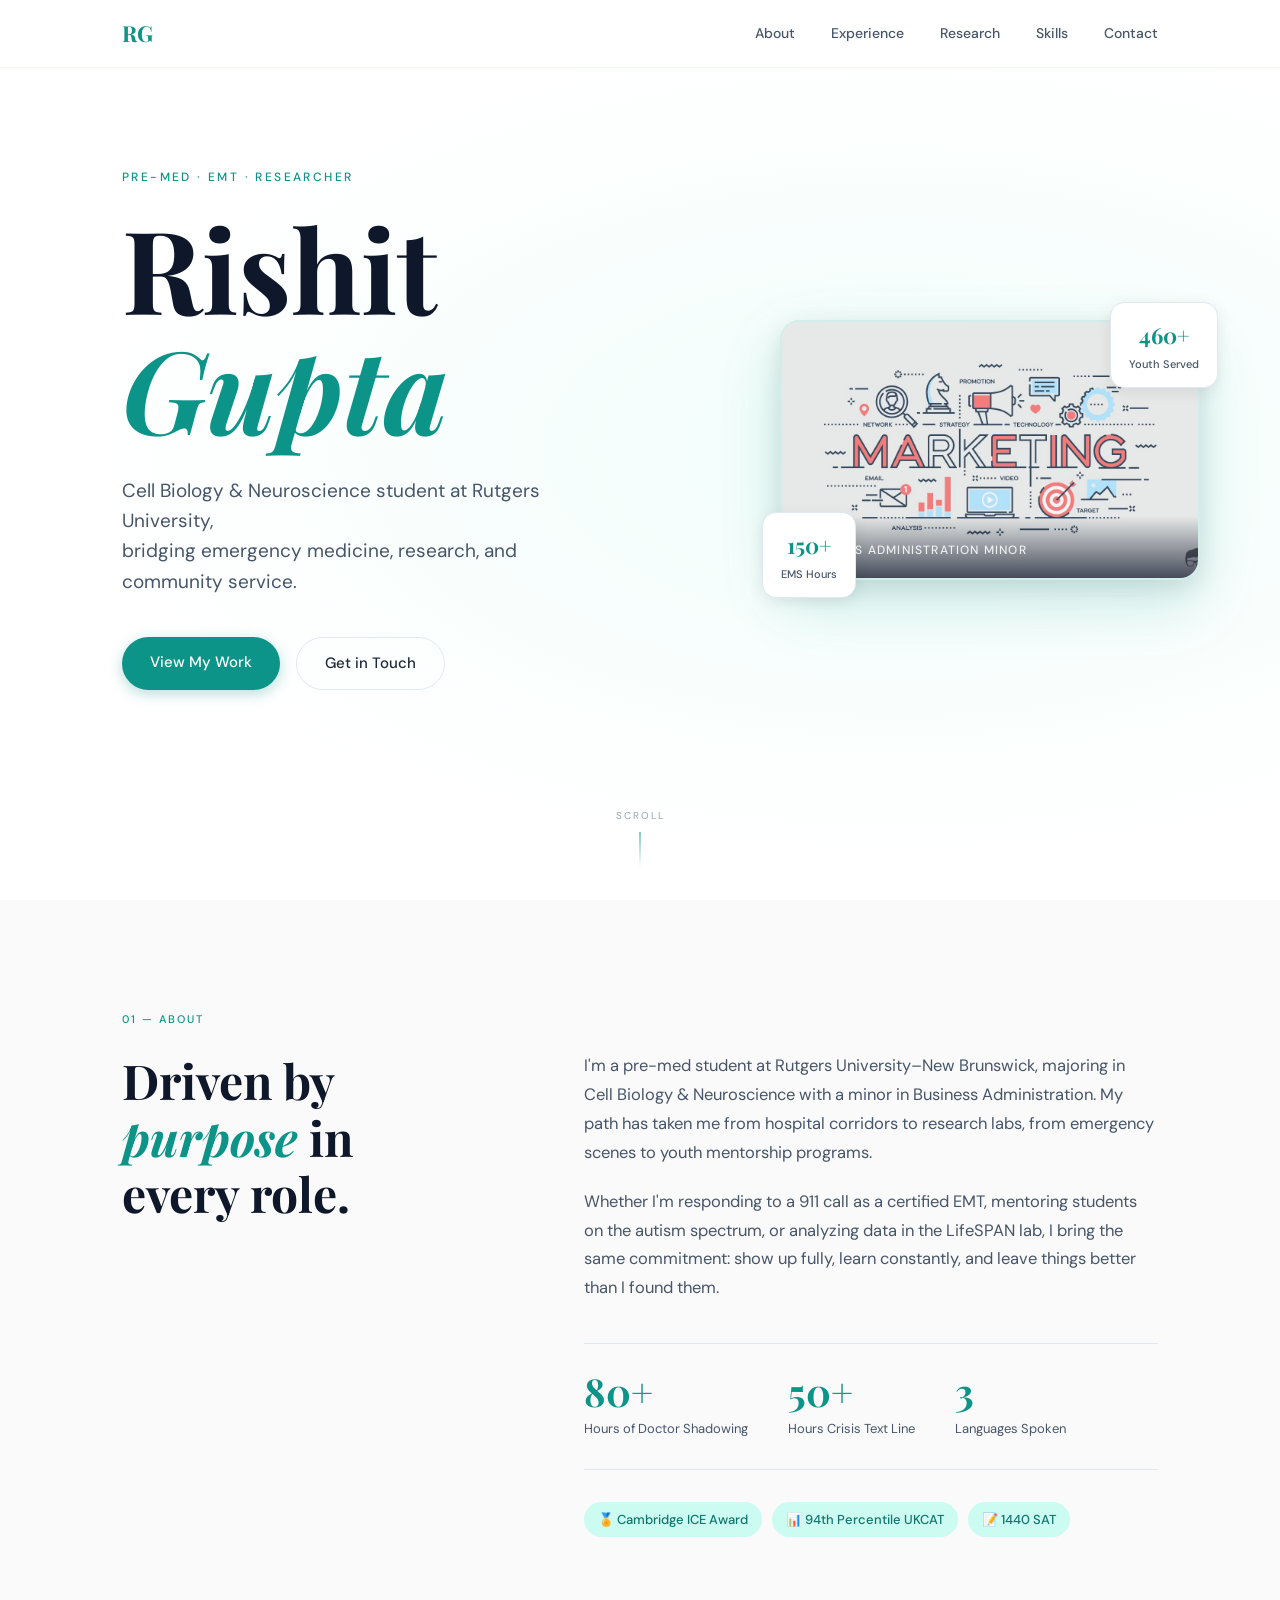
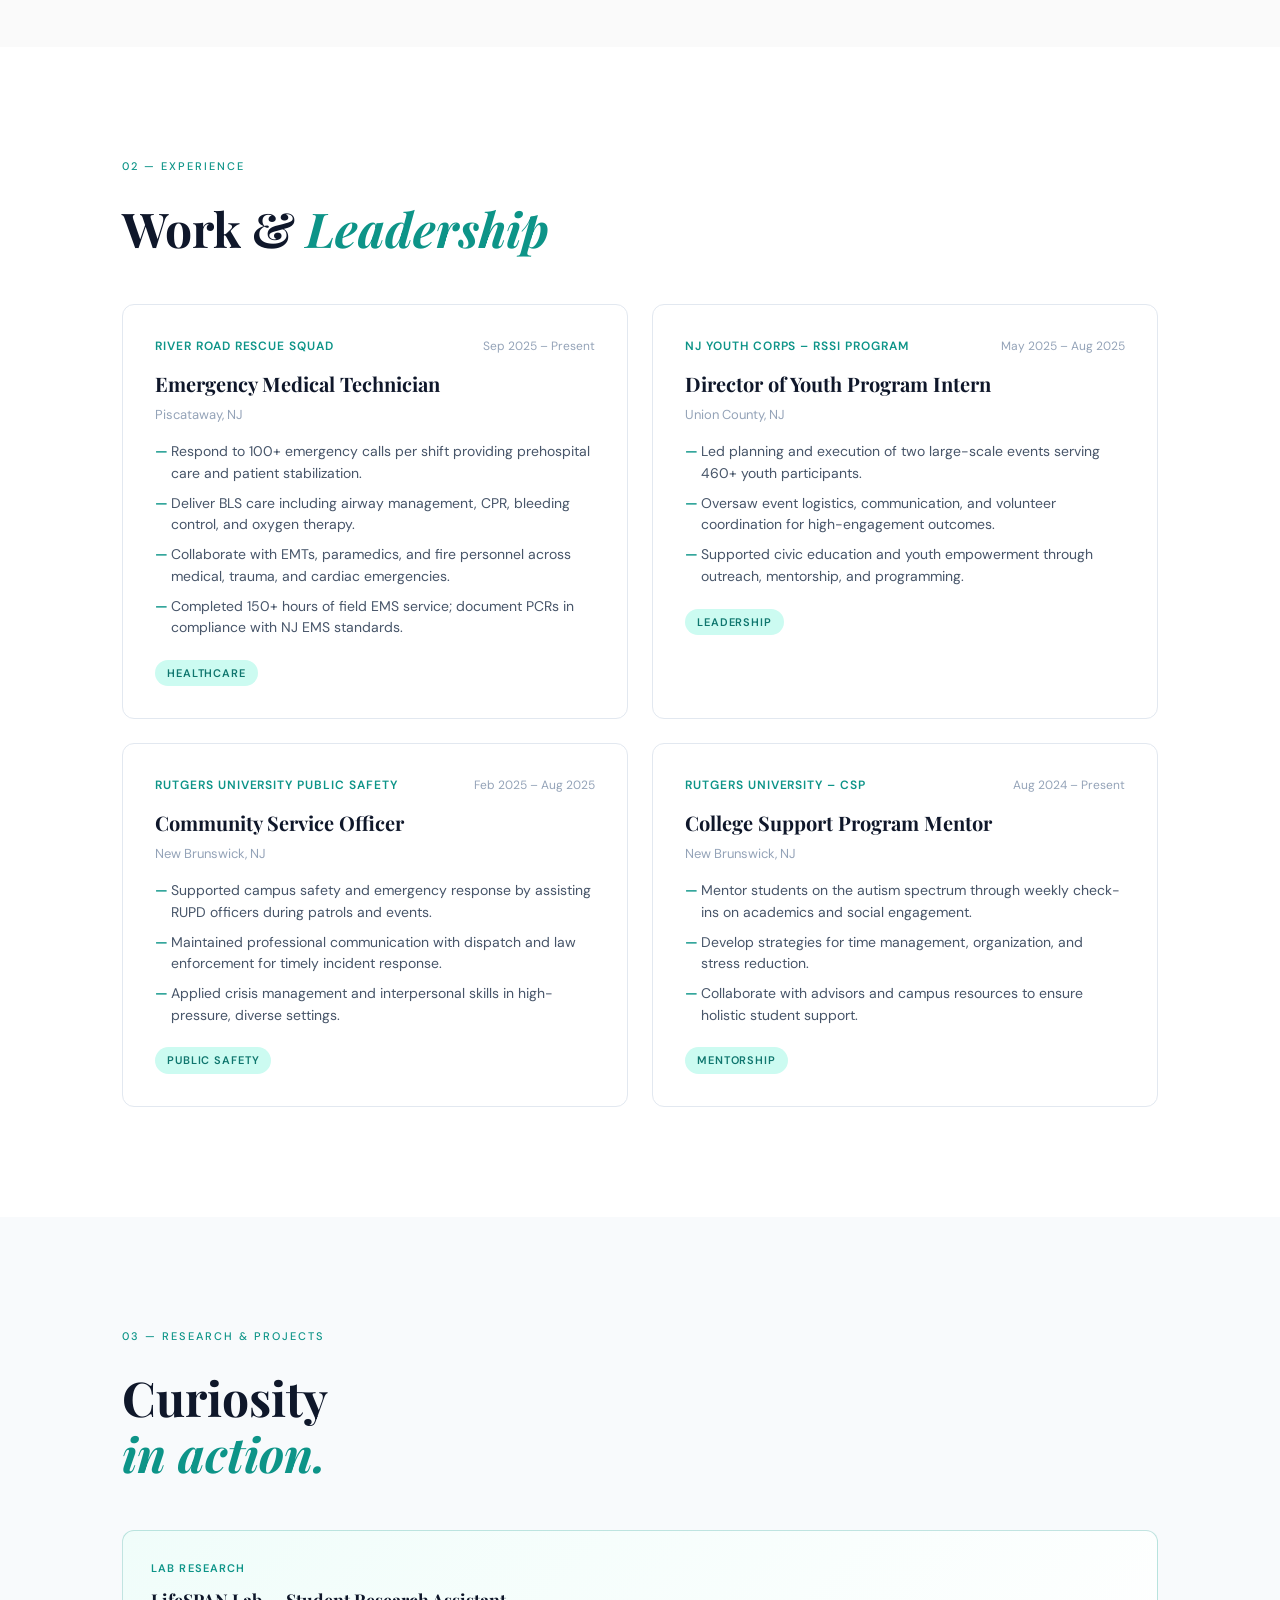
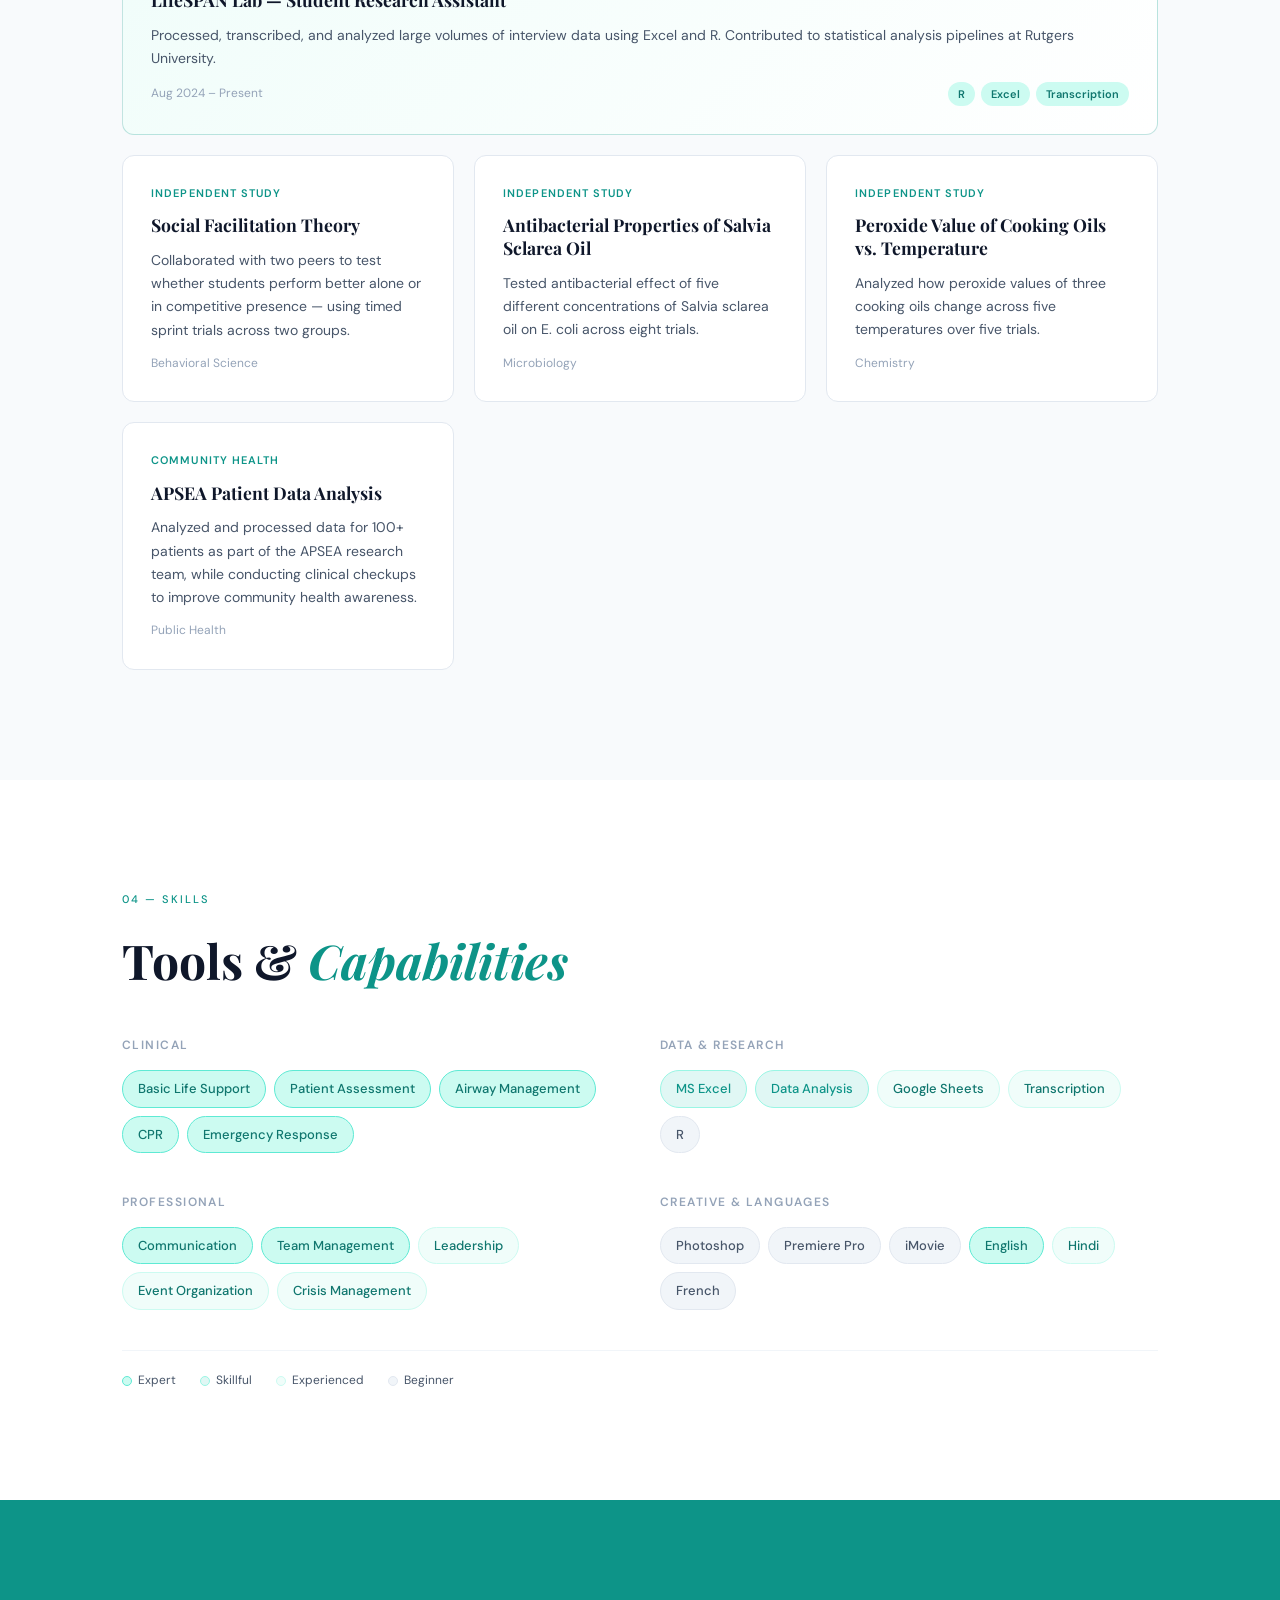
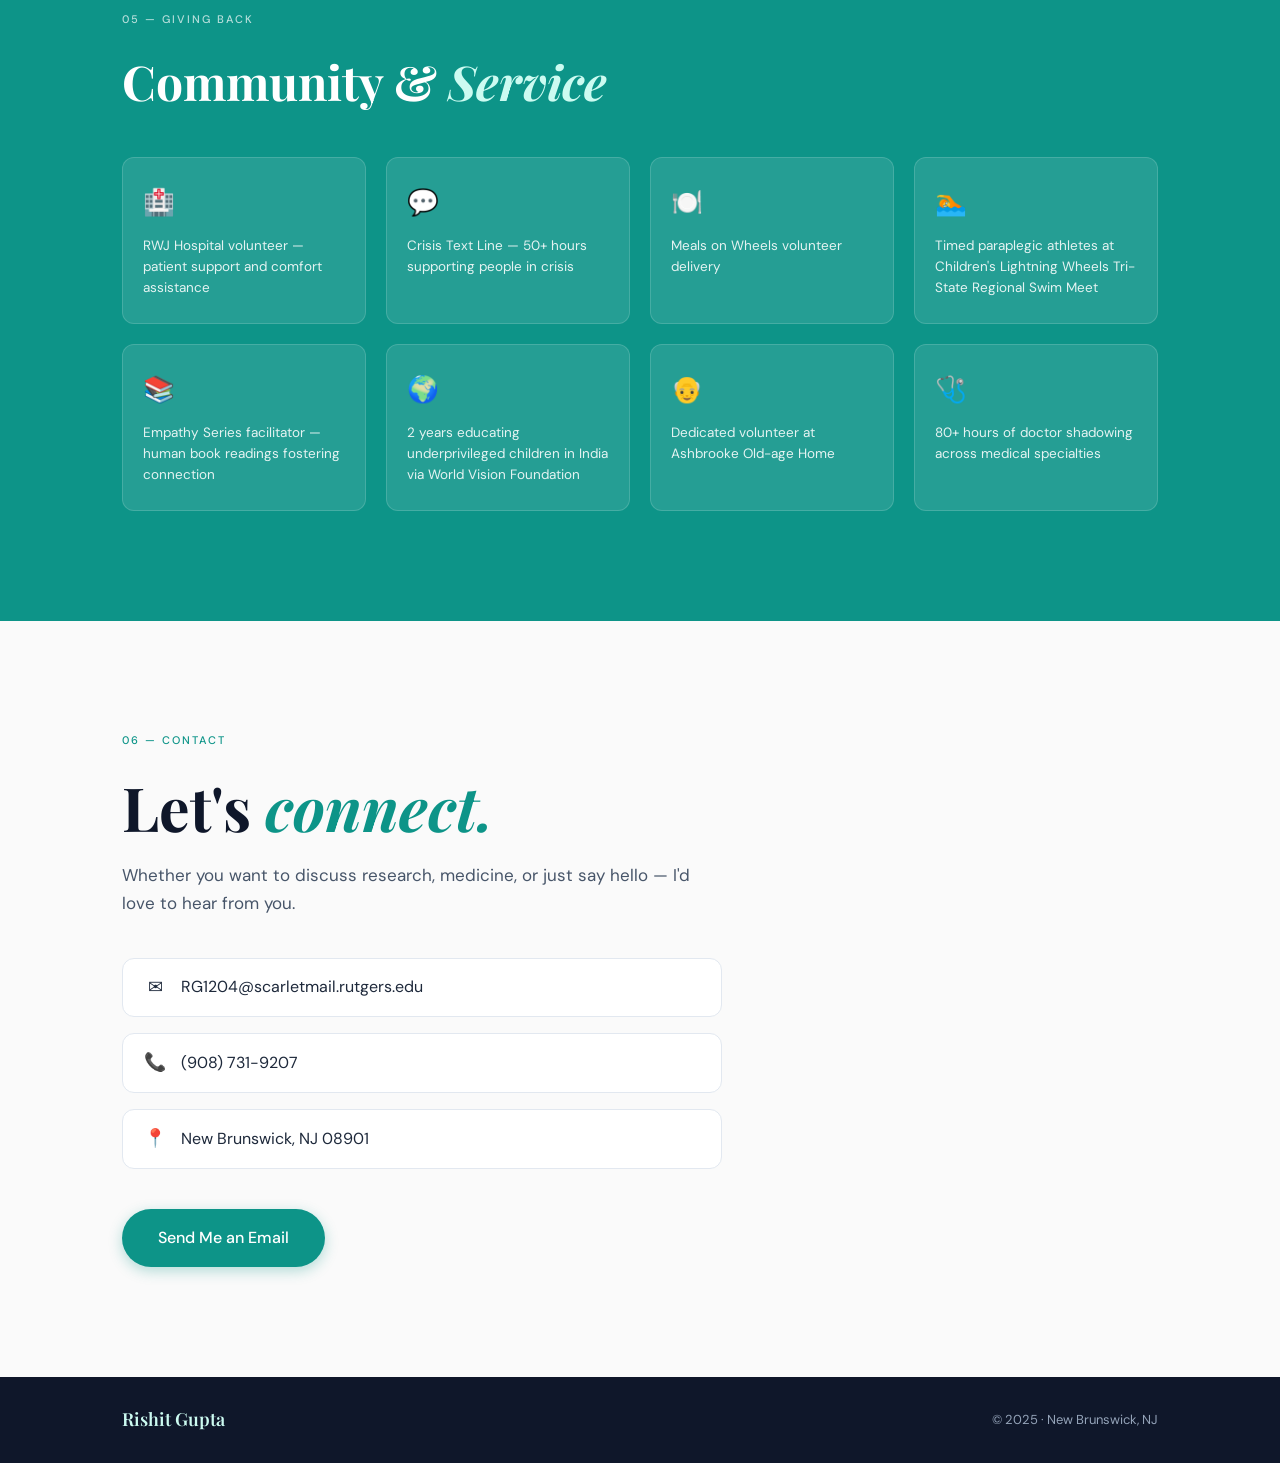
<file: index.html>
<!DOCTYPE html>
<html lang="en">
<head>
  <meta charset="UTF-8" />
  <meta name="viewport" content="width=device-width, initial-scale=1.0" />
  <title>Rishit Gupta — Pre-Med & Healthcare Professional</title>
  <link rel="preconnect" href="https://fonts.googleapis.com" />
  <link rel="preconnect" href="https://fonts.gstatic.com" crossorigin />
  <link href="https://fonts.googleapis.com/css2?family=Playfair+Display:ital,wght@0,400;0,600;0,700;1,400&family=DM+Sans:wght@300;400;500&display=swap" rel="stylesheet" />
  <style>
    *, *::before, *::after { box-sizing: border-box; margin: 0; padding: 0; }
    :root {
      --teal: #0d9488; --teal-light: #ccfbf1; --teal-dark: #0f766e; --teal-xlight: #f0fdfa;
      --white: #ffffff; --off-white: #fafafa; --gray-50: #f8fafc; --gray-100: #f1f5f9;
      --gray-200: #e2e8f0; --gray-400: #94a3b8; --gray-600: #475569; --gray-800: #1e293b; --black: #0f172a;
      --font-display: 'Playfair Display', Georgia, serif; --font-body: 'DM Sans', sans-serif;
      --nav-h: 68px; --radius: 12px; --t: 0.28s cubic-bezier(0.4,0,0.2,1);
    }
    html { scroll-behavior: smooth; }
    body { font-family: var(--font-body); background: var(--white); color: var(--gray-800); line-height: 1.65; overflow-x: hidden; -webkit-font-smoothing: antialiased; }
    a { text-decoration: none; color: inherit; }
    ul { list-style: none; }
    .container { max-width: 1100px; margin: 0 auto; padding: 0 32px; }
    section { padding: 110px 0; }
    .section-label { font-size: 11px; font-weight: 500; letter-spacing: 0.18em; text-transform: uppercase; color: var(--teal); margin-bottom: 24px; }
    .section-heading { font-family: var(--font-display); font-size: clamp(2rem,4vw,3rem); font-weight: 700; color: var(--black); line-height: 1.18; margin-bottom: 48px; }
    .section-heading em { font-style: italic; color: var(--teal); }

    /* BUTTONS */
    .btn-primary { display: inline-block; background: var(--teal); color: #fff; padding: 13px 28px; border-radius: 50px; font-weight: 500; font-size: 15px; transition: background var(--t), transform var(--t), box-shadow var(--t); box-shadow: 0 4px 14px rgba(13,148,136,.3); }
    .btn-primary:hover { background: var(--teal-dark); transform: translateY(-2px); box-shadow: 0 8px 24px rgba(13,148,136,.4); }
    .btn-ghost { display: inline-block; color: var(--gray-800); padding: 13px 28px; border-radius: 50px; font-weight: 500; font-size: 15px; border: 1.5px solid var(--gray-200); transition: border-color var(--t), color var(--t), transform var(--t); }
    .btn-ghost:hover { border-color: var(--teal); color: var(--teal); transform: translateY(-2px); }
    .btn-large { padding: 16px 36px; font-size: 16px; margin-top: 40px; }

    /* NAV */
    #navbar { position: fixed; top: 0; left: 0; right: 0; z-index: 100; height: var(--nav-h); background: rgba(255,255,255,.92); backdrop-filter: blur(14px); -webkit-backdrop-filter: blur(14px); border-bottom: 1px solid var(--gray-100); transition: box-shadow var(--t); }
    #navbar.scrolled { box-shadow: 0 4px 16px rgba(0,0,0,.08); }
    .nav-inner { max-width: 1100px; margin: 0 auto; padding: 0 32px; height: 100%; display: flex; align-items: center; justify-content: space-between; }
    .nav-logo { font-family: var(--font-display); font-weight: 700; font-size: 22px; color: var(--teal); }
    .nav-links { display: flex; gap: 36px; }
    .nav-links a { font-size: 14px; font-weight: 500; color: var(--gray-600); transition: color var(--t); position: relative; }
    .nav-links a::after { content:''; position: absolute; bottom: -3px; left: 0; width: 0; height: 2px; background: var(--teal); border-radius: 2px; transition: width var(--t); }
    .nav-links a:hover { color: var(--teal); }
    .nav-links a:hover::after { width: 100%; }
    .nav-toggle { display: none; flex-direction: column; gap: 5px; background: none; border: none; cursor: pointer; padding: 4px; }
    .nav-toggle span { display: block; width: 24px; height: 2px; background: var(--gray-800); border-radius: 2px; transition: transform .3s, opacity .3s; }

    /* HERO */
    #hero { min-height: 100vh; padding-top: var(--nav-h); display: flex; align-items: center; justify-content: center; position: relative; overflow: hidden; background: radial-gradient(ellipse at 70% 50%, var(--teal-xlight) 0%, var(--white) 65%); }
    .hero-content { max-width: 1100px; width: 100%; padding: 0 32px; z-index: 2; }
    .hero-eyebrow { font-size: 12px; font-weight: 500; letter-spacing: .2em; text-transform: uppercase; color: var(--teal); margin-bottom: 20px; animation: fadeUp .7s both; }
    .hero-name { font-family: var(--font-display); font-size: clamp(3.5rem,9vw,7.5rem); font-weight: 700; line-height: 1.04; color: var(--black); margin-bottom: 28px; animation: fadeUp .7s .1s both; }
    .hero-name em { font-style: italic; color: var(--teal); }
    .hero-tagline { font-size: clamp(16px,2vw,19px); color: var(--gray-600); max-width: 500px; line-height: 1.6; margin-bottom: 40px; animation: fadeUp .7s .2s both; }
    .hero-cta { display: flex; gap: 16px; flex-wrap: wrap; animation: fadeUp .7s .3s both; }
    .hero-visual { position: absolute; right: 80px; top: 50%; transform: translateY(-50%); width: 420px; height: 260px; }
    .hero-img-card { position: relative; width: 100%; height: 100%; border-radius: 20px; overflow: hidden; box-shadow: 0 24px 60px rgba(13,148,136,.18), 0 8px 24px rgba(0,0,0,.10); border: 2px solid rgba(13,148,136,.15); animation: fadeUp .8s .5s both; }
    .hero-img-card img { width: 100%; height: 100%; object-fit: cover; display: block; transition: transform .5s ease; }
    .hero-img-card:hover img { transform: scale(1.03); }
    .hero-img-caption { position: absolute; bottom: 0; left: 0; right: 0; background: linear-gradient(to top, rgba(15,23,42,.75), transparent); padding: 20px 18px 16px; }
    .hero-img-caption span { font-size: 12px; font-weight: 500; letter-spacing: .1em; text-transform: uppercase; color: rgba(255,255,255,.85); }
    .hero-badge { position: absolute; background: var(--white); border: 1.5px solid var(--gray-200); border-radius: 14px; padding: 14px 18px; box-shadow: 0 4px 16px rgba(0,0,0,.08); display: flex; flex-direction: column; gap: 2px; text-align: center; min-width: 90px; }
    .badge-2 { top: -18px; right: -18px; animation: floatB 7s ease-in-out infinite; }
    .badge-3 { bottom: -18px; left: -18px; animation: floatC 5.5s ease-in-out infinite; }
    .badge-num { font-family: var(--font-display); font-size: 22px; font-weight: 700; color: var(--teal); }
    .badge-label { font-size: 11px; color: var(--gray-600); font-weight: 500; }
    .hero-scroll { position: absolute; bottom: 32px; left: 50%; transform: translateX(-50%); font-size: 10px; letter-spacing: .2em; text-transform: uppercase; color: var(--gray-400); display: flex; flex-direction: column; align-items: center; gap: 8px; animation: fadeIn 1s 1s both; }
    .hero-scroll::after { content:''; display: block; width: 1px; height: 36px; background: linear-gradient(to bottom, var(--teal), transparent); }

    /* ABOUT */
    #about { background: var(--off-white); }
    .about-grid { display: grid; grid-template-columns: 1fr 1.5fr; gap: 80px; align-items: start; }
    .about-body { color: var(--gray-600); font-size: 16.5px; line-height: 1.75; margin-bottom: 20px; }
    .about-stats { display: flex; gap: 40px; margin: 40px 0 32px; padding: 28px 0; border-top: 1px solid var(--gray-200); border-bottom: 1px solid var(--gray-200); flex-wrap: wrap; }
    .stat-num { display: block; font-family: var(--font-display); font-size: 2.4rem; font-weight: 700; color: var(--teal); line-height: 1; margin-bottom: 4px; }
    .stat-desc { font-size: 13px; color: var(--gray-600); }
    .about-accolades { display: flex; flex-wrap: wrap; gap: 10px; }
    .accolade { background: var(--teal-light); color: var(--teal-dark); padding: 7px 14px; border-radius: 50px; font-size: 13px; font-weight: 500; }

    /* EXPERIENCE */
    #experience { background: var(--white); }
    .exp-list { display: grid; grid-template-columns: 1fr 1fr; gap: 24px; }
    .exp-card { background: var(--white); border: 1.5px solid var(--gray-200); border-radius: var(--radius); padding: 32px; transition: border-color var(--t), box-shadow var(--t), transform var(--t); position: relative; overflow: hidden; }
    .exp-card::before { content:''; position: absolute; top: 0; left: 0; width: 4px; height: 100%; background: var(--teal); opacity: 0; transition: opacity var(--t); }
    .exp-card:hover { border-color: var(--teal); box-shadow: 0 4px 16px rgba(0,0,0,.08); transform: translateY(-4px); }
    .exp-card:hover::before { opacity: 1; }
    .exp-meta { display: flex; justify-content: space-between; align-items: center; margin-bottom: 10px; flex-wrap: wrap; gap: 8px; }
    .exp-org { font-size: 12px; font-weight: 600; letter-spacing: .08em; text-transform: uppercase; color: var(--teal); }
    .exp-date { font-size: 12px; color: var(--gray-400); }
    .exp-title { font-family: var(--font-display); font-size: 1.25rem; font-weight: 700; color: var(--black); margin-bottom: 4px; }
    .exp-location { font-size: 13px; color: var(--gray-400); margin-bottom: 16px; }
    .exp-bullets { display: flex; flex-direction: column; gap: 8px; margin-bottom: 20px; }
    .exp-bullets li { font-size: 14px; color: var(--gray-600); padding-left: 16px; position: relative; line-height: 1.55; }
    .exp-bullets li::before { content:'—'; position: absolute; left: 0; color: var(--teal); font-weight: 600; }
    .exp-tag { display: inline-block; background: var(--teal-light); color: var(--teal-dark); font-size: 11px; font-weight: 600; letter-spacing: .08em; text-transform: uppercase; padding: 4px 12px; border-radius: 50px; }

    /* RESEARCH */
    #research { background: var(--gray-50); }
    .research-grid { display: grid; grid-template-columns: repeat(3,1fr); gap: 20px; }
    .research-card { background: var(--white); border: 1.5px solid var(--gray-200); border-radius: var(--radius); padding: 28px; display: flex; flex-direction: column; gap: 12px; transition: border-color var(--t), box-shadow var(--t), transform var(--t); }
    .research-card:hover { border-color: var(--teal); box-shadow: 0 4px 16px rgba(0,0,0,.08); transform: translateY(-4px); }
    .research-card.featured { grid-column: 1 / -1; background: linear-gradient(135deg, var(--teal-xlight), var(--white)); border-color: rgba(13,148,136,.25); }
    .rc-tag { font-size: 11px; font-weight: 600; letter-spacing: .1em; text-transform: uppercase; color: var(--teal); }
    .research-card h3 { font-family: var(--font-display); font-size: 1.1rem; font-weight: 700; color: var(--black); line-height: 1.3; }
    .research-card p { font-size: 14px; color: var(--gray-600); line-height: 1.65; flex: 1; }
    .rc-footer { display: flex; justify-content: space-between; align-items: center; flex-wrap: wrap; gap: 8px; margin-top: auto; }
    .rc-footer > span { font-size: 12px; color: var(--gray-400); }
    .rc-skills { display: flex; gap: 6px; flex-wrap: wrap; }
    .rc-skills span { background: var(--teal-light); color: var(--teal-dark); padding: 3px 10px; border-radius: 50px; font-size: 11px; font-weight: 600; }

    /* SKILLS */
    #skills { background: var(--white); }
    .skills-grid { display: grid; grid-template-columns: 1fr 1fr; gap: 40px; margin-bottom: 40px; }
    .skill-group-title { font-size: 12px; font-weight: 600; letter-spacing: .12em; text-transform: uppercase; color: var(--gray-400); margin-bottom: 14px; }
    .skill-tags { display: flex; flex-wrap: wrap; gap: 8px; }
    .skill-tag { padding: 7px 15px; border-radius: 50px; font-size: 13px; font-weight: 500; border: 1.5px solid; }
    .level-expert { background: #ccfbf1; color: #0f766e; border-color: #5eead4; }
    .level-skilled { background: #e0f7f4; color: #0d9488; border-color: #99f6e4; }
    .level-exp { background: #f0fdfa; color: #0f766e; border-color: #ccfbf1; }
    .level-beginner { background: var(--gray-100); color: var(--gray-600); border-color: var(--gray-200); }
    .skill-legend { display: flex; gap: 24px; flex-wrap: wrap; padding-top: 20px; border-top: 1px solid var(--gray-100); }
    .skill-legend span { display: flex; align-items: center; gap: 6px; font-size: 12px; color: var(--gray-600); }
    .dot { width: 10px; height: 10px; border-radius: 50%; border: 1.5px solid; }
    .dot-expert { background: #ccfbf1; border-color: #5eead4; }
    .dot-skilled { background: #e0f7f4; border-color: #99f6e4; }
    .dot-exp { background: #f0fdfa; border-color: #ccfbf1; }
    .dot-beginner { background: var(--gray-100); border-color: var(--gray-200); }

    /* VOLUNTEER */
    #volunteer { background: var(--teal); color: #fff; }
    #volunteer .section-label { color: rgba(255,255,255,.7); }
    #volunteer .section-heading { color: #fff; margin-bottom: 48px; }
    #volunteer .section-heading em { color: var(--teal-light); }
    .vol-grid { display: grid; grid-template-columns: repeat(4,1fr); gap: 20px; }
    .vol-item { background: rgba(255,255,255,.1); border: 1px solid rgba(255,255,255,.15); border-radius: var(--radius); padding: 24px 20px; display: flex; flex-direction: column; gap: 12px; transition: background var(--t), transform var(--t); }
    .vol-item:hover { background: rgba(255,255,255,.18); transform: translateY(-4px); }
    .vol-icon { font-size: 1.6rem; }
    .vol-item p { font-size: 13.5px; color: rgba(255,255,255,.88); line-height: 1.55; }

    /* CONTACT */
    #contact { background: var(--off-white); }
    .contact-inner { max-width: 600px; }
    .contact-heading { font-family: var(--font-display); font-size: clamp(2.4rem,5vw,3.8rem); font-weight: 700; color: var(--black); line-height: 1.12; margin-bottom: 20px; }
    .contact-heading em { color: var(--teal); }
    .contact-sub { font-size: 17px; color: var(--gray-600); margin-bottom: 40px; line-height: 1.65; }
    .contact-links { display: flex; flex-direction: column; gap: 16px; }
    .contact-item { display: flex; align-items: center; gap: 14px; font-size: 16px; color: var(--gray-800); padding: 14px 20px; background: var(--white); border: 1.5px solid var(--gray-200); border-radius: var(--radius); transition: border-color var(--t), color var(--t); }
    .contact-item:not(.no-link):hover { border-color: var(--teal); color: var(--teal); }
    .contact-icon { font-size: 18px; width: 24px; text-align: center; }

    /* FOOTER */
    footer { background: var(--black); padding: 28px 0; }
    .footer-inner { display: flex; justify-content: space-between; align-items: center; flex-wrap: wrap; gap: 12px; }
    .footer-name { font-family: var(--font-display); font-size: 18px; color: var(--teal-light); font-weight: 600; }
    .footer-copy { font-size: 13px; color: var(--gray-400); }

    /* ANIMATIONS */
    @keyframes fadeUp { from { opacity:0; transform:translateY(28px); } to { opacity:1; transform:translateY(0); } }
    @keyframes fadeIn { from { opacity:0; } to { opacity:1; } }
    @keyframes floatB { 0%,100% { transform:translateY(0); } 50% { transform:translateY(-10px); } }
    @keyframes floatC { 0%,100% { transform:translateY(0); } 50% { transform:translateY(-10px); } }

    /* SCROLL REVEAL */
    .reveal { opacity: 0; transform: translateY(24px); transition: opacity .55s ease, transform .55s ease; }
    .reveal.visible { opacity: 1; transform: translateY(0); }

    /* RESPONSIVE */
    @media (max-width: 900px) {
      .hero-visual { display: none; }
      .about-grid { grid-template-columns: 1fr; gap: 40px; }
      .exp-list { grid-template-columns: 1fr; }
      .research-grid { grid-template-columns: 1fr; }
      .research-card.featured { grid-column: auto; }
      .skills-grid { grid-template-columns: 1fr; gap: 32px; }
      .vol-grid { grid-template-columns: repeat(2,1fr); }
    }
    @media (max-width: 640px) {
      .container { padding: 0 20px; }
      section { padding: 80px 0; }
      .nav-links { display: none; }
      .nav-links.open { display: flex; flex-direction: column; position: fixed; top: var(--nav-h); left: 0; right: 0; background: var(--white); padding: 24px 28px; border-bottom: 1px solid var(--gray-200); box-shadow: 0 4px 16px rgba(0,0,0,.08); gap: 20px; z-index: 99; }
      .nav-toggle { display: flex; }
      .vol-grid { grid-template-columns: 1fr; }
      .about-stats { gap: 24px; }
      .hero-cta { flex-direction: column; align-items: flex-start; }
    }
  </style>
</head>
<body>

  <nav id="navbar">
    <div class="nav-inner">
      <span class="nav-logo">RG</span>
      <ul class="nav-links">
        <li><a href="#about">About</a></li>
        <li><a href="#experience">Experience</a></li>
        <li><a href="#research">Research</a></li>
        <li><a href="#skills">Skills</a></li>
        <li><a href="#contact">Contact</a></li>
      </ul>
      <button class="nav-toggle" id="navToggle" aria-label="Toggle menu">
        <span></span><span></span><span></span>
      </button>
    </div>
  </nav>

  <section id="hero">
    <div class="hero-content">
      <p class="hero-eyebrow">Pre-Med · EMT · Researcher</p>
      <h1 class="hero-name">Rishit<br /><em>Gupta</em></h1>
      <p class="hero-tagline">Cell Biology &amp; Neuroscience student at Rutgers University,<br />bridging emergency medicine, research, and community service.</p>
      <div class="hero-cta">
        <a href="#experience" class="btn-primary">View My Work</a>
        <a href="#contact" class="btn-ghost">Get in Touch</a>
      </div>
    </div>
    <div class="hero-visual">
      <div class="hero-img-card">
        <img src="1774549924172_image.png" alt="Marketing concepts" />
        <div class="hero-img-caption"><span>Business Administration Minor</span></div>
      </div>
      <div class="hero-badge badge-2"><span class="badge-num">460+</span><span class="badge-label">Youth Served</span></div>
      <div class="hero-badge badge-3"><span class="badge-num">150+</span><span class="badge-label">EMS Hours</span></div>
    </div>
    <div class="hero-scroll">scroll</div>
  </section>

  <section id="about">
    <div class="container">
      <div class="section-label">01 — About</div>
      <div class="about-grid">
        <div class="about-left">
          <h2 class="section-heading">Driven by<br /><em>purpose</em> in<br />every role.</h2>
        </div>
        <div class="about-right">
          <p class="about-body">I'm a pre-med student at Rutgers University–New Brunswick, majoring in Cell Biology &amp; Neuroscience with a minor in Business Administration. My path has taken me from hospital corridors to research labs, from emergency scenes to youth mentorship programs.</p>
          <p class="about-body">Whether I'm responding to a 911 call as a certified EMT, mentoring students on the autism spectrum, or analyzing data in the LifeSPAN lab, I bring the same commitment: show up fully, learn constantly, and leave things better than I found them.</p>
          <div class="about-stats">
            <div class="stat"><span class="stat-num">80+</span><span class="stat-desc">Hours of Doctor Shadowing</span></div>
            <div class="stat"><span class="stat-num">50+</span><span class="stat-desc">Hours Crisis Text Line</span></div>
            <div class="stat"><span class="stat-num">3</span><span class="stat-desc">Languages Spoken</span></div>
          </div>
          <div class="about-accolades">
            <span class="accolade">🏅 Cambridge ICE Award</span>
            <span class="accolade">📊 94th Percentile UKCAT</span>
            <span class="accolade">📝 1440 SAT</span>
          </div>
        </div>
      </div>
    </div>
  </section>

  <section id="experience">
    <div class="container">
      <div class="section-label">02 — Experience</div>
      <h2 class="section-heading">Work &amp; <em>Leadership</em></h2>
      <div class="exp-list">
        <div class="exp-card reveal">
          <div class="exp-meta"><span class="exp-org">River Road Rescue Squad</span><span class="exp-date">Sep 2025 – Present</span></div>
          <h3 class="exp-title">Emergency Medical Technician</h3>
          <p class="exp-location">Piscataway, NJ</p>
          <ul class="exp-bullets">
            <li>Respond to 100+ emergency calls per shift providing prehospital care and patient stabilization.</li>
            <li>Deliver BLS care including airway management, CPR, bleeding control, and oxygen therapy.</li>
            <li>Collaborate with EMTs, paramedics, and fire personnel across medical, trauma, and cardiac emergencies.</li>
            <li>Completed 150+ hours of field EMS service; document PCRs in compliance with NJ EMS standards.</li>
          </ul>
          <div class="exp-tag">Healthcare</div>
        </div>
        <div class="exp-card reveal">
          <div class="exp-meta"><span class="exp-org">NJ Youth Corps – RSSI Program</span><span class="exp-date">May 2025 – Aug 2025</span></div>
          <h3 class="exp-title">Director of Youth Program Intern</h3>
          <p class="exp-location">Union County, NJ</p>
          <ul class="exp-bullets">
            <li>Led planning and execution of two large-scale events serving 460+ youth participants.</li>
            <li>Oversaw event logistics, communication, and volunteer coordination for high-engagement outcomes.</li>
            <li>Supported civic education and youth empowerment through outreach, mentorship, and programming.</li>
          </ul>
          <div class="exp-tag">Leadership</div>
        </div>
        <div class="exp-card reveal">
          <div class="exp-meta"><span class="exp-org">Rutgers University Public Safety</span><span class="exp-date">Feb 2025 – Aug 2025</span></div>
          <h3 class="exp-title">Community Service Officer</h3>
          <p class="exp-location">New Brunswick, NJ</p>
          <ul class="exp-bullets">
            <li>Supported campus safety and emergency response by assisting RUPD officers during patrols and events.</li>
            <li>Maintained professional communication with dispatch and law enforcement for timely incident response.</li>
            <li>Applied crisis management and interpersonal skills in high-pressure, diverse settings.</li>
          </ul>
          <div class="exp-tag">Public Safety</div>
        </div>
        <div class="exp-card reveal">
          <div class="exp-meta"><span class="exp-org">Rutgers University – CSP</span><span class="exp-date">Aug 2024 – Present</span></div>
          <h3 class="exp-title">College Support Program Mentor</h3>
          <p class="exp-location">New Brunswick, NJ</p>
          <ul class="exp-bullets">
            <li>Mentor students on the autism spectrum through weekly check-ins on academics and social engagement.</li>
            <li>Develop strategies for time management, organization, and stress reduction.</li>
            <li>Collaborate with advisors and campus resources to ensure holistic student support.</li>
          </ul>
          <div class="exp-tag">Mentorship</div>
        </div>
      </div>
    </div>
  </section>

  <section id="research">
    <div class="container">
      <div class="section-label">03 — Research &amp; Projects</div>
      <h2 class="section-heading">Curiosity<br /><em>in action.</em></h2>
      <div class="research-grid">
        <div class="research-card featured reveal">
          <div class="rc-tag">Lab Research</div>
          <h3>LifeSPAN Lab — Student Research Assistant</h3>
          <p>Processed, transcribed, and analyzed large volumes of interview data using Excel and R. Contributed to statistical analysis pipelines at Rutgers University.</p>
          <div class="rc-footer"><span>Aug 2024 – Present</span><div class="rc-skills"><span>R</span><span>Excel</span><span>Transcription</span></div></div>
        </div>
        <div class="research-card reveal">
          <div class="rc-tag">Independent Study</div>
          <h3>Social Facilitation Theory</h3>
          <p>Collaborated with two peers to test whether students perform better alone or in competitive presence — using timed sprint trials across two groups.</p>
          <div class="rc-footer"><span>Behavioral Science</span></div>
        </div>
        <div class="research-card reveal">
          <div class="rc-tag">Independent Study</div>
          <h3>Antibacterial Properties of Salvia Sclarea Oil</h3>
          <p>Tested antibacterial effect of five different concentrations of Salvia sclarea oil on E. coli across eight trials.</p>
          <div class="rc-footer"><span>Microbiology</span></div>
        </div>
        <div class="research-card reveal">
          <div class="rc-tag">Independent Study</div>
          <h3>Peroxide Value of Cooking Oils vs. Temperature</h3>
          <p>Analyzed how peroxide values of three cooking oils change across five temperatures over five trials.</p>
          <div class="rc-footer"><span>Chemistry</span></div>
        </div>
        <div class="research-card reveal">
          <div class="rc-tag">Community Health</div>
          <h3>APSEA Patient Data Analysis</h3>
          <p>Analyzed and processed data for 100+ patients as part of the APSEA research team, while conducting clinical checkups to improve community health awareness.</p>
          <div class="rc-footer"><span>Public Health</span></div>
        </div>
      </div>
    </div>
  </section>

  <section id="skills">
    <div class="container">
      <div class="section-label">04 — Skills</div>
      <h2 class="section-heading">Tools &amp; <em>Capabilities</em></h2>
      <div class="skills-grid">
        <div class="skill-group reveal">
          <h4 class="skill-group-title">Clinical</h4>
          <div class="skill-tags">
            <span class="skill-tag level-expert">Basic Life Support</span>
            <span class="skill-tag level-expert">Patient Assessment</span>
            <span class="skill-tag level-expert">Airway Management</span>
            <span class="skill-tag level-expert">CPR</span>
            <span class="skill-tag level-expert">Emergency Response</span>
          </div>
        </div>
        <div class="skill-group reveal">
          <h4 class="skill-group-title">Data &amp; Research</h4>
          <div class="skill-tags">
            <span class="skill-tag level-skilled">MS Excel</span>
            <span class="skill-tag level-skilled">Data Analysis</span>
            <span class="skill-tag level-exp">Google Sheets</span>
            <span class="skill-tag level-exp">Transcription</span>
            <span class="skill-tag level-beginner">R</span>
          </div>
        </div>
        <div class="skill-group reveal">
          <h4 class="skill-group-title">Professional</h4>
          <div class="skill-tags">
            <span class="skill-tag level-expert">Communication</span>
            <span class="skill-tag level-expert">Team Management</span>
            <span class="skill-tag level-exp">Leadership</span>
            <span class="skill-tag level-exp">Event Organization</span>
            <span class="skill-tag level-exp">Crisis Management</span>
          </div>
        </div>
        <div class="skill-group reveal">
          <h4 class="skill-group-title">Creative &amp; Languages</h4>
          <div class="skill-tags">
            <span class="skill-tag level-beginner">Photoshop</span>
            <span class="skill-tag level-beginner">Premiere Pro</span>
            <span class="skill-tag level-beginner">iMovie</span>
            <span class="skill-tag level-expert">English</span>
            <span class="skill-tag level-exp">Hindi</span>
            <span class="skill-tag level-beginner">French</span>
          </div>
        </div>
      </div>
      <div class="skill-legend">
        <span><span class="dot dot-expert"></span>Expert</span>
        <span><span class="dot dot-skilled"></span>Skillful</span>
        <span><span class="dot dot-exp"></span>Experienced</span>
        <span><span class="dot dot-beginner"></span>Beginner</span>
      </div>
    </div>
  </section>

  <section id="volunteer">
    <div class="container">
      <div class="section-label">05 — Giving Back</div>
      <h2 class="section-heading">Community &amp; <em>Service</em></h2>
      <div class="vol-grid">
        <div class="vol-item"><span class="vol-icon">🏥</span><p>RWJ Hospital volunteer — patient support and comfort assistance</p></div>
        <div class="vol-item"><span class="vol-icon">💬</span><p>Crisis Text Line — 50+ hours supporting people in crisis</p></div>
        <div class="vol-item"><span class="vol-icon">🍽️</span><p>Meals on Wheels volunteer delivery</p></div>
        <div class="vol-item"><span class="vol-icon">🏊</span><p>Timed paraplegic athletes at Children's Lightning Wheels Tri-State Regional Swim Meet</p></div>
        <div class="vol-item"><span class="vol-icon">📚</span><p>Empathy Series facilitator — human book readings fostering connection</p></div>
        <div class="vol-item"><span class="vol-icon">🌍</span><p>2 years educating underprivileged children in India via World Vision Foundation</p></div>
        <div class="vol-item"><span class="vol-icon">👴</span><p>Dedicated volunteer at Ashbrooke Old-age Home</p></div>
        <div class="vol-item"><span class="vol-icon">🩺</span><p>80+ hours of doctor shadowing across medical specialties</p></div>
      </div>
    </div>
  </section>

  <section id="contact">
    <div class="container">
      <div class="section-label">06 — Contact</div>
      <div class="contact-inner">
        <h2 class="contact-heading">Let's <em>connect.</em></h2>
        <p class="contact-sub">Whether you want to discuss research, medicine, or just say hello — I'd love to hear from you.</p>
        <div class="contact-links">
          <a href="mailto:RG1204@scarletmail.rutgers.edu" class="contact-item">
            <span class="contact-icon">✉</span><span>RG1204@scarletmail.rutgers.edu</span>
          </a>
          <a href="tel:9087319207" class="contact-item">
            <span class="contact-icon">📞</span><span>(908) 731-9207</span>
          </a>
          <div class="contact-item no-link">
            <span class="contact-icon">📍</span><span>New Brunswick, NJ 08901</span>
          </div>
        </div>
        <a href="mailto:RG1204@scarletmail.rutgers.edu" class="btn-primary btn-large">Send Me an Email</a>
      </div>
    </div>
  </section>

  <footer>
    <div class="container footer-inner">
      <span class="footer-name">Rishit Gupta</span>
      <span class="footer-copy">© 2025 · New Brunswick, NJ</span>
    </div>
  </footer>

  <script>
    // Navbar
    const navbar = document.getElementById('navbar');
    window.addEventListener('scroll', () => navbar.classList.toggle('scrolled', window.scrollY > 20), { passive: true });

    // Mobile nav
    const navToggle = document.getElementById('navToggle');
    const navLinks = document.querySelector('.nav-links');
    navToggle.addEventListener('click', () => {
      const open = navLinks.classList.toggle('open');
      const spans = navToggle.querySelectorAll('span');
      spans[0].style.transform = open ? 'translateY(7px) rotate(45deg)' : '';
      spans[1].style.opacity   = open ? '0' : '';
      spans[2].style.transform = open ? 'translateY(-7px) rotate(-45deg)' : '';
    });
    navLinks.querySelectorAll('a').forEach(a => a.addEventListener('click', () => {
      navLinks.classList.remove('open');
      navToggle.querySelectorAll('span').forEach(s => { s.style.transform = ''; s.style.opacity = ''; });
    }));

    // Smooth scroll
    document.querySelectorAll('a[href^="#"]').forEach(a => {
      a.addEventListener('click', e => {
        const t = document.querySelector(a.getAttribute('href'));
        if (t) { e.preventDefault(); window.scrollTo({ top: t.getBoundingClientRect().top + window.scrollY - 80, behavior: 'smooth' }); }
      });
    });

    // Scroll reveal
    const reveals = document.querySelectorAll('.reveal');
    if ('IntersectionObserver' in window) {
      const io = new IntersectionObserver(entries => {
        entries.forEach(entry => {
          if (entry.isIntersecting) {
            const siblings = [...entry.target.parentElement.children];
            const delay = siblings.indexOf(entry.target) * 80;
            setTimeout(() => entry.target.classList.add('visible'), delay);
            io.unobserve(entry.target);
          }
        });
      }, { threshold: 0.08 });
      reveals.forEach(el => io.observe(el));
    } else {
      reveals.forEach(el => el.classList.add('visible'));
    }

    // Card tilt
    if (window.matchMedia('(hover: hover)').matches) {
      document.querySelectorAll('.exp-card, .research-card').forEach(card => {
        card.addEventListener('mousemove', e => {
          const r = card.getBoundingClientRect();
          const x = (e.clientX - r.left) / r.width - 0.5;
          const y = (e.clientY - r.top) / r.height - 0.5;
          card.style.transform = `perspective(600px) rotateY(${x*4}deg) rotateX(${-y*4}deg) translateY(-4px)`;
        });
        card.addEventListener('mouseleave', () => card.style.transform = '');
      });
    }
  </script>
</body>
</html>
</file>
